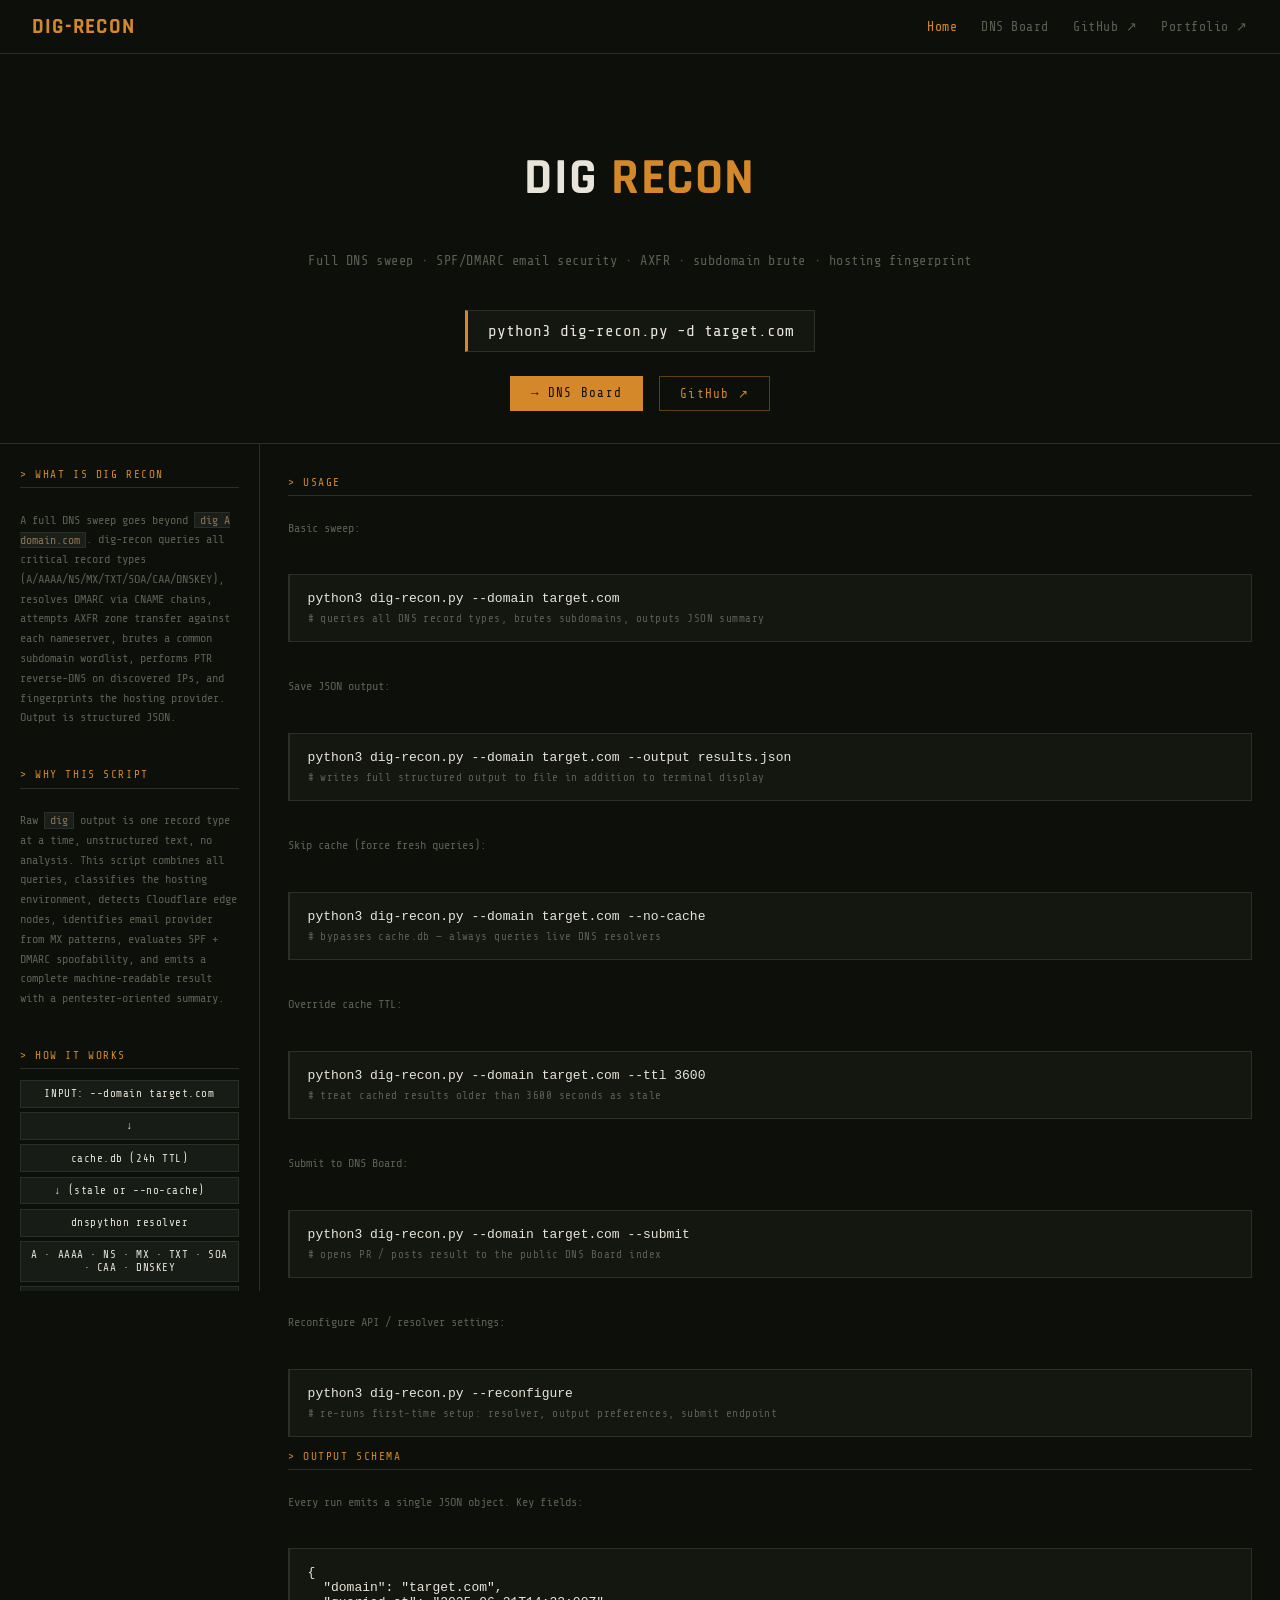
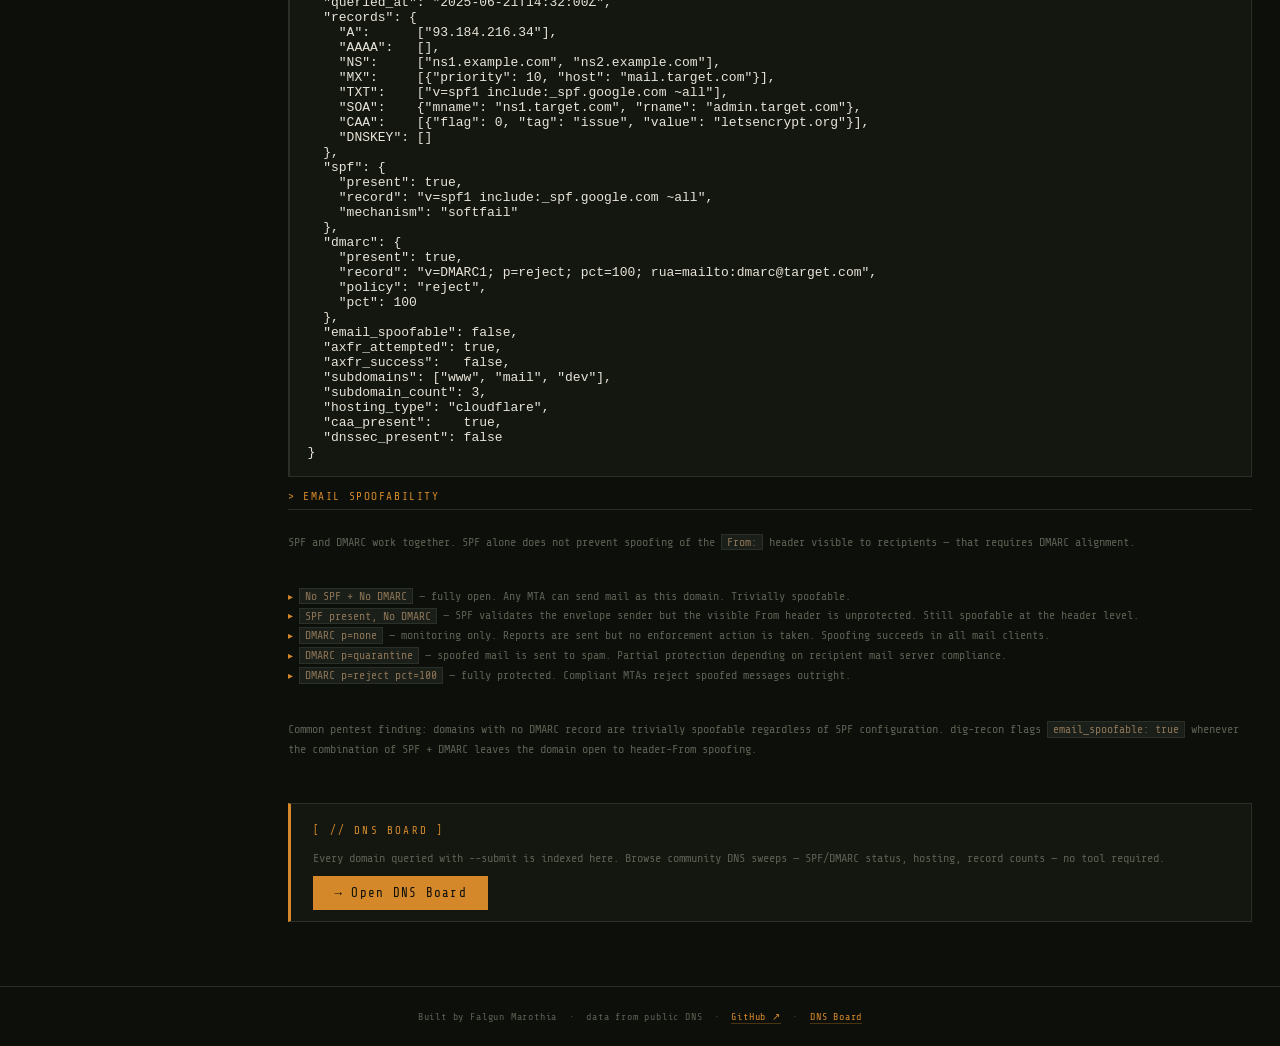
<file: web/index.html>
<!DOCTYPE html>
<html lang="en">
<head>
  <meta charset="UTF-8">
  <meta name="viewport" content="width=device-width, initial-scale=1.0">
  <title>dig-recon — Full DNS Sweep Tool</title>
  <link rel="preconnect" href="https://fonts.googleapis.com">
  <link rel="preconnect" href="https://fonts.gstatic.com" crossorigin>
  <link href="https://fonts.googleapis.com/css2?family=Share+Tech+Mono&family=Rajdhani:wght@400;600;700&display=swap" rel="stylesheet">
  <link rel="stylesheet" href="assets/css/style.css">
</head>
<body>

<nav>
  <a class="nav-brand" href="index.html">DIG-RECON</a>
  <div class="nav-links">
    <a href="index.html" class="nav-active">Home</a>
    <a href="dns-board.html">DNS Board</a>
    <a href="https://github.com/fmfalgun/dig-recon" target="_blank" rel="noopener noreferrer">GitHub ↗</a>
    <a href="https://fmfalgun.github.io" target="_blank" rel="noopener noreferrer">Portfolio ↗</a>
  </div>
</nav>

<section class="hero">
  <h1>DIG <span>RECON</span></h1>
  <p class="hero-tagline">Full DNS sweep · SPF/DMARC email security · AXFR · subdomain brute · hosting fingerprint</p>
  <div class="install-block">python3 dig-recon.py -d target.com</div>
  <div class="hero-cta-row">
    <a class="cta-btn" href="dns-board.html">→ DNS Board</a>
    <a class="cta-ghost" href="https://github.com/fmfalgun/dig-recon" target="_blank" rel="noopener noreferrer">GitHub ↗</a>
  </div>
</section>

<div class="layout">

  <aside class="info-panel">

    <div class="panel-block">
      <div class="panel-heading">&gt; WHAT IS DIG RECON</div>
      <p class="panel-text">A full DNS sweep goes beyond <span class="inline-code">dig A domain.com</span>. dig-recon queries all critical record types (A/AAAA/NS/MX/TXT/SOA/CAA/DNSKEY), resolves DMARC via CNAME chains, attempts AXFR zone transfer against each nameserver, brutes a common subdomain wordlist, performs PTR reverse-DNS on discovered IPs, and fingerprints the hosting provider. Output is structured JSON.</p>
    </div>

    <div class="panel-block">
      <div class="panel-heading">&gt; WHY THIS SCRIPT</div>
      <p class="panel-text">Raw <span class="inline-code">dig</span> output is one record type at a time, unstructured text, no analysis. This script combines all queries, classifies the hosting environment, detects Cloudflare edge nodes, identifies email provider from MX patterns, evaluates SPF + DMARC spoofability, and emits a complete machine-readable result with a pentester-oriented summary.</p>
    </div>

    <div class="panel-block">
      <div class="panel-heading">&gt; HOW IT WORKS</div>
      <div class="arch-diagram">
        <div class="arch-box">INPUT: --domain target.com</div>
        <div class="arch-box">&#8595;</div>
        <div class="arch-box">cache.db (24h TTL)</div>
        <div class="arch-box">&#8595; (stale or --no-cache)</div>
        <div class="arch-box">dnspython resolver</div>
        <div class="arch-box">A · AAAA · NS · MX · TXT · SOA · CAA · DNSKEY</div>
        <div class="arch-box">_dmarc TXT (CNAME chain)</div>
        <div class="arch-box">AXFR attempts vs. each NS</div>
        <div class="arch-box">&#8595;</div>
        <div class="arch-box">PTR lookups · hosting fingerprint</div>
        <div class="arch-box">Subdomain brute (common wordlist)</div>
        <div class="arch-box">SPF + DMARC analysis</div>
        <div class="arch-box">&#8595;</div>
        <div class="arch-box">JSON output + terminal summary</div>
      </div>
    </div>

  </aside>

  <main class="home-main">

    <div class="panel-block">
      <div class="panel-heading">&gt; USAGE</div>

      <p class="panel-text">Basic sweep:</p>
      <pre class="code-block">python3 dig-recon.py --domain target.com
<span class="code-comment"># queries all DNS record types, brutes subdomains, outputs JSON summary</span></pre>

      <p class="panel-text">Save JSON output:</p>
      <pre class="code-block">python3 dig-recon.py --domain target.com --output results.json
<span class="code-comment"># writes full structured output to file in addition to terminal display</span></pre>

      <p class="panel-text">Skip cache (force fresh queries):</p>
      <pre class="code-block">python3 dig-recon.py --domain target.com --no-cache
<span class="code-comment"># bypasses cache.db — always queries live DNS resolvers</span></pre>

      <p class="panel-text">Override cache TTL:</p>
      <pre class="code-block">python3 dig-recon.py --domain target.com --ttl 3600
<span class="code-comment"># treat cached results older than 3600 seconds as stale</span></pre>

      <p class="panel-text">Submit to DNS Board:</p>
      <pre class="code-block">python3 dig-recon.py --domain target.com --submit
<span class="code-comment"># opens PR / posts result to the public DNS Board index</span></pre>

      <p class="panel-text">Reconfigure API / resolver settings:</p>
      <pre class="code-block">python3 dig-recon.py --reconfigure
<span class="code-comment"># re-runs first-time setup: resolver, output preferences, submit endpoint</span></pre>
    </div>

    <div class="panel-block">
      <div class="panel-heading">&gt; OUTPUT SCHEMA</div>
      <p class="panel-text">Every run emits a single JSON object. Key fields:</p>
      <pre class="code-block">{
  "domain": "target.com",
  "queried_at": "2025-06-21T14:32:00Z",
  "records": {
    "A":      ["93.184.216.34"],
    "AAAA":   [],
    "NS":     ["ns1.example.com", "ns2.example.com"],
    "MX":     [{"priority": 10, "host": "mail.target.com"}],
    "TXT":    ["v=spf1 include:_spf.google.com ~all"],
    "SOA":    {"mname": "ns1.target.com", "rname": "admin.target.com"},
    "CAA":    [{"flag": 0, "tag": "issue", "value": "letsencrypt.org"}],
    "DNSKEY": []
  },
  "spf": {
    "present": true,
    "record": "v=spf1 include:_spf.google.com ~all",
    "mechanism": "softfail"
  },
  "dmarc": {
    "present": true,
    "record": "v=DMARC1; p=reject; pct=100; rua=mailto:dmarc@target.com",
    "policy": "reject",
    "pct": 100
  },
  "email_spoofable": false,
  "axfr_attempted": true,
  "axfr_success":   false,
  "subdomains": ["www", "mail", "dev"],
  "subdomain_count": 3,
  "hosting_type": "cloudflare",
  "caa_present":    true,
  "dnssec_present": false
}</pre>
    </div>

    <div class="panel-block">
      <div class="panel-heading">&gt; EMAIL SPOOFABILITY</div>
      <p class="panel-text">SPF and DMARC work together. SPF alone does not prevent spoofing of the <span class="inline-code">From:</span> header visible to recipients — that requires DMARC alignment.</p>
      <ul class="panel-list">
        <li><span class="inline-code">No SPF + No DMARC</span> — fully open. Any MTA can send mail as this domain. Trivially spoofable.</li>
        <li><span class="inline-code">SPF present, No DMARC</span> — SPF validates the envelope sender but the visible From header is unprotected. Still spoofable at the header level.</li>
        <li><span class="inline-code">DMARC p=none</span> — monitoring only. Reports are sent but no enforcement action is taken. Spoofing succeeds in all mail clients.</li>
        <li><span class="inline-code">DMARC p=quarantine</span> — spoofed mail is sent to spam. Partial protection depending on recipient mail server compliance.</li>
        <li><span class="inline-code">DMARC p=reject pct=100</span> — fully protected. Compliant MTAs reject spoofed messages outright.</li>
      </ul>
      <p class="panel-text">Common pentest finding: domains with no DMARC record are trivially spoofable regardless of SPF configuration. dig-recon flags <span class="inline-code">email_spoofable: true</span> whenever the combination of SPF + DMARC leaves the domain open to header-From spoofing.</p>
    </div>

    <div class="hof-cta-card">
      <div class="hof-cta-label">[ // DNS BOARD ]</div>
      <p class="hof-cta-desc">Every domain queried with --submit is indexed here. Browse community DNS sweeps — SPF/DMARC status, hosting, record counts — no tool required.</p>
      <a class="cta-btn" href="dns-board.html">→ Open DNS Board</a>
    </div>

  </main>

</div>

<footer class="site-footer">
  Built by Falgun Marothia &nbsp;·&nbsp; data from public DNS &nbsp;·&nbsp;
  <a href="https://github.com/fmfalgun/dig-recon" target="_blank" rel="noopener noreferrer">GitHub ↗</a>
  &nbsp;·&nbsp;
  <a href="dns-board.html">DNS Board</a>
</footer>

</body>
</html>
</file>
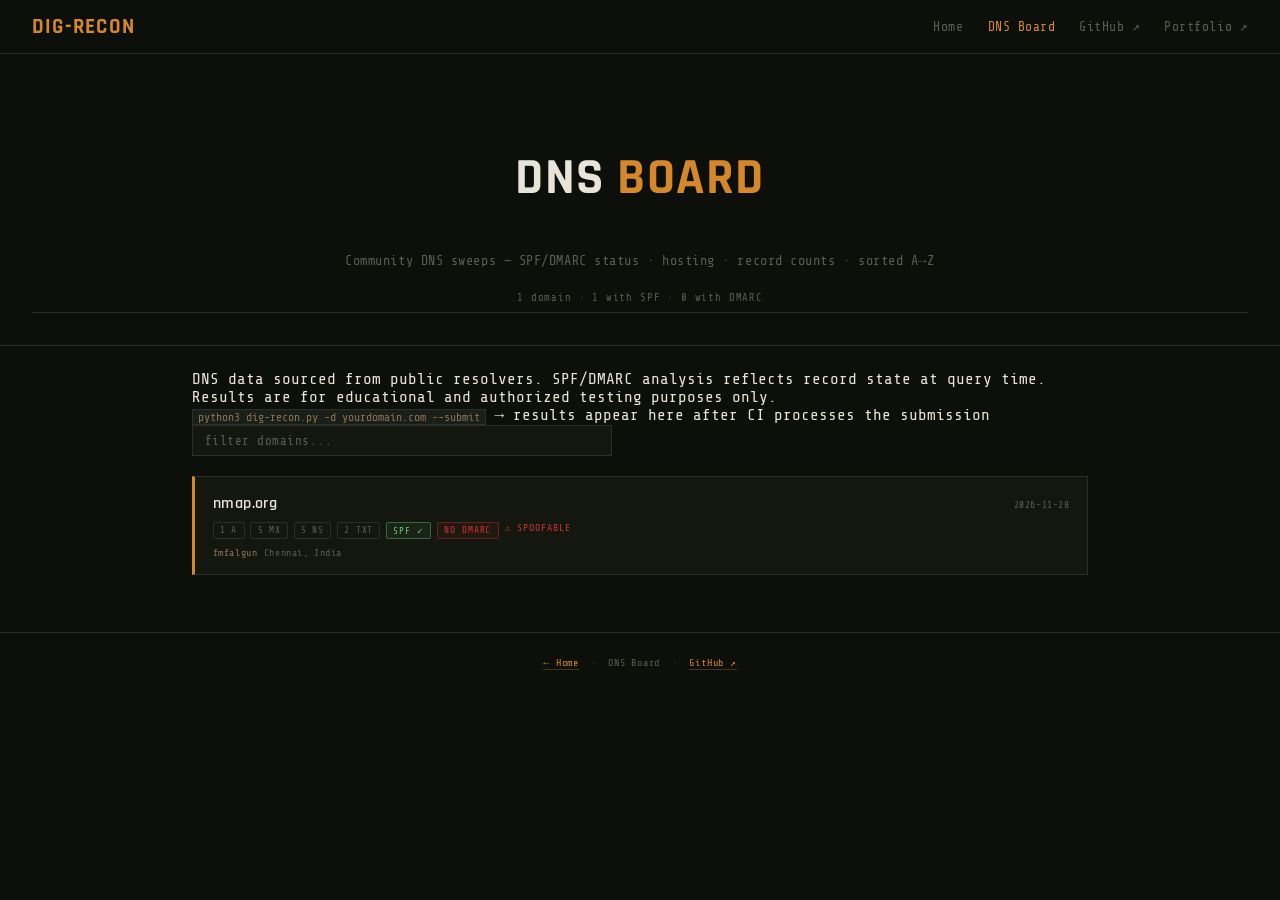
<file: web/dns-board.html>
<!DOCTYPE html>
<html lang="en">
<head>
  <meta charset="UTF-8">
  <meta name="viewport" content="width=device-width, initial-scale=1.0">
  <title>DNS Board — dig-recon</title>
  <link rel="preconnect" href="https://fonts.googleapis.com">
  <link rel="preconnect" href="https://fonts.gstatic.com" crossorigin>
  <link href="https://fonts.googleapis.com/css2?family=Share+Tech+Mono&family=Rajdhani:wght@400;600;700&display=swap" rel="stylesheet">
  <link rel="stylesheet" href="assets/css/style.css">
</head>
<body>

<nav>
  <a class="nav-brand" href="index.html">DIG-RECON</a>
  <div class="nav-links">
    <a href="index.html">Home</a>
    <a href="dns-board.html" class="nav-active">DNS Board</a>
    <a href="https://github.com/fmfalgun/dig-recon" target="_blank" rel="noopener noreferrer">GitHub ↗</a>
    <a href="https://fmfalgun.github.io" target="_blank" rel="noopener noreferrer">Portfolio ↗</a>
  </div>
</nav>

<section class="hero">
  <h1>DNS <span>BOARD</span></h1>
  <p class="hero-tagline">Community DNS sweeps — SPF/DMARC status · hosting · record counts · sorted A→Z</p>
  <div class="hof-subheader">
    <span id="db-stats">loading...</span>
  </div>
</section>

<main>

  <div id="db-disclaimer">
    DNS data sourced from public resolvers. SPF/DMARC analysis reflects record state at query time. Results are for educational and authorized testing purposes only.
  </div>

  <div id="db-howto">
    <code class="inline-code">python3 dig-recon.py -d yourdomain.com --submit</code>
    <span>→ results appear here after CI processes the submission</span>
  </div>

  <div id="search-row">
    <input type="text" id="search-input" placeholder="filter domains..." autocomplete="off" spellcheck="false">
  </div>

  <div id="domain-list">
    <p class="empty">Loading...</p>
  </div>

</main>

<footer class="site-footer">
  <a href="index.html">← Home</a>
  &nbsp;·&nbsp; DNS Board &nbsp;·&nbsp;
  <a href="https://github.com/fmfalgun/dig-recon" target="_blank" rel="noopener noreferrer">GitHub ↗</a>
</footer>

<script src="assets/js/dns-board.js"></script>

</body>
</html>
</file>
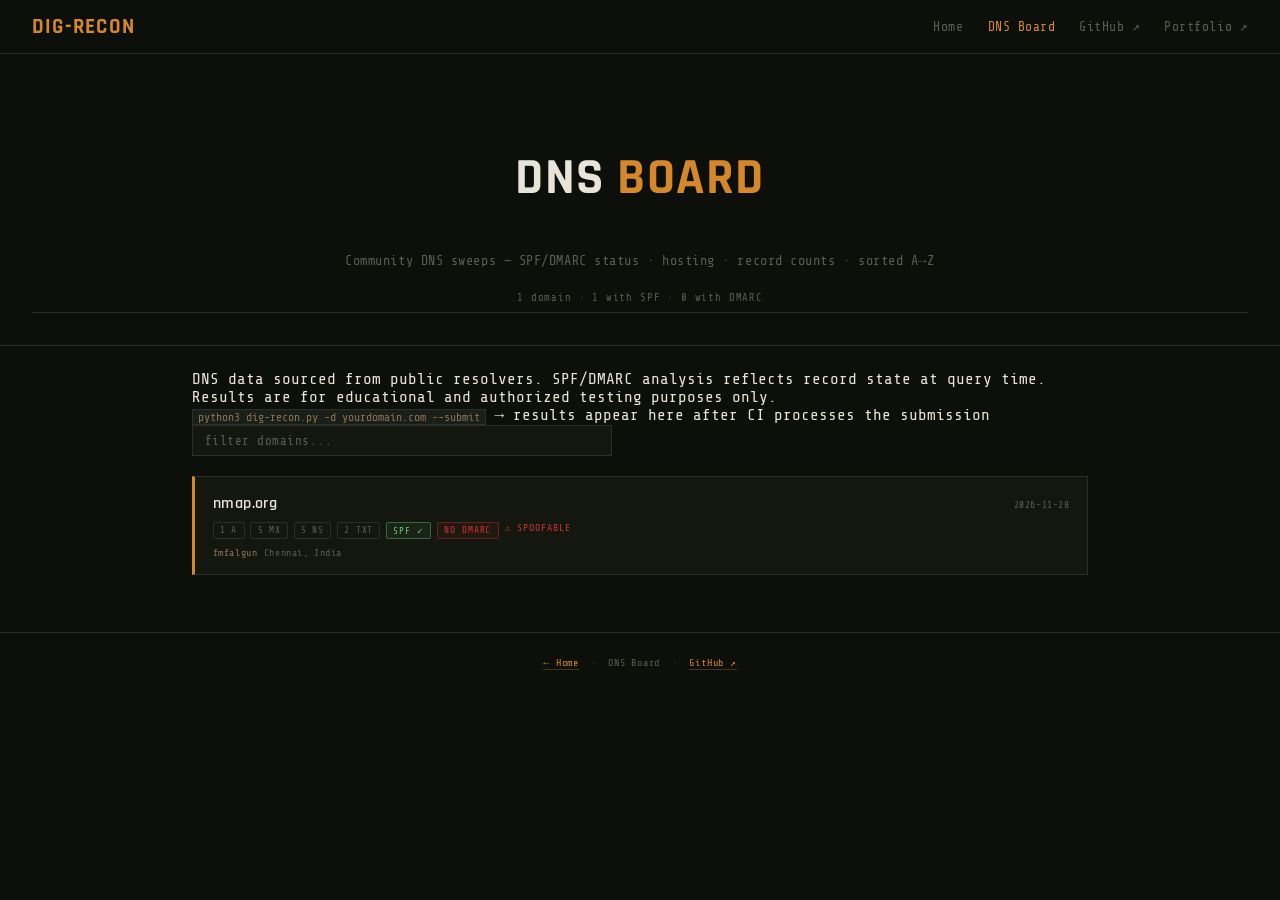
<file: web/domain.html>
<!DOCTYPE html>
<html lang="en">
<head>
  <meta charset="UTF-8">
  <meta name="viewport" content="width=device-width, initial-scale=1.0">
  <title>Domain Detail — dig-recon</title>
  <link rel="preconnect" href="https://fonts.googleapis.com">
  <link rel="preconnect" href="https://fonts.gstatic.com" crossorigin>
  <link href="https://fonts.googleapis.com/css2?family=Share+Tech+Mono&family=Rajdhani:wght@400;600;700&display=swap" rel="stylesheet">
  <link rel="stylesheet" href="assets/css/style.css">
</head>
<body>

<nav>
  <a class="nav-brand" href="index.html">DIG-RECON</a>
  <div class="nav-links">
    <a href="index.html">Home</a>
    <a href="dns-board.html">DNS Board</a>
    <a href="https://github.com/fmfalgun/dig-recon" target="_blank" rel="noopener noreferrer">GitHub ↗</a>
    <a href="https://fmfalgun.github.io" target="_blank" rel="noopener noreferrer">Portfolio ↗</a>
  </div>
</nav>

<div class="domain-header">
  <span class="domain-name-display" id="domain-name-display">—</span>
  <span class="domain-contributor" id="contributor-meta"></span>
</div>

<section id="stats-row" class="stats-row">
  <div class="stat-badge">
    <span class="stat-value" id="val-a-count">—</span>
    <span class="stat-label">A Records</span>
  </div>
  <div class="stat-badge">
    <span class="stat-value" id="val-mx-count">—</span>
    <span class="stat-label">MX Records</span>
  </div>
  <div class="stat-badge">
    <span class="stat-value" id="val-subdomain-count">—</span>
    <span class="stat-label">Subdomains</span>
  </div>
  <div class="stat-badge">
    <span class="stat-value" id="val-spoofable">—</span>
    <span class="stat-label">Spoofable</span>
  </div>
</section>

<main>

  <p id="queried-at-line">data as of <span id="queried-at">—</span></p>

  <div class="section" id="section-records">
    <h2 class="section-title">DNS Records</h2>
    <div id="records-grid"></div>
  </div>

  <div class="section" id="section-email">
    <h2 class="section-title">Email Security</h2>
    <div class="email-security-grid" id="email-grid"></div>
  </div>

  <div class="section" id="section-subdomains">
    <h2 class="section-title">Subdomains</h2>
    <div class="subdomain-list" id="subdomain-list"></div>
  </div>

  <div id="error-box" style="display:none"><span id="error-message"></span></div>

</main>

<footer class="site-footer">
  <a href="dns-board.html">← DNS Board</a>
  &nbsp;·&nbsp; dig-recon &nbsp;·&nbsp;
  <a href="https://github.com/fmfalgun/dig-recon" target="_blank" rel="noopener noreferrer">GitHub ↗</a>
</footer>

<script src="assets/js/domain.js"></script>

</body>
</html>
</file>
<file: web/assets/css/style.css>
/* whois-extracter — tactical dark (FM//SEC palette) */

:root {
  --black:  #0D0F0A;
  --card:   #131710;
  --border: #2A3028;
  --cream:  #E8E4D9;
  --dim:    #5A5F52;
  --amber:  #D4882A;
  --khaki:  #8B7355;
  --green:  #6FCA7A;
  --blue:   #7AA8CA;
  --red:    #CC3333;
  --font-mono: 'Share Tech Mono', 'Courier New', monospace;
  --font-display: 'Rajdhani', sans-serif;
}

* { box-sizing: border-box; }

body {
  background-color: var(--black);
  font-family: var(--font-mono);
  color: var(--cream);
  margin: 0;
}

/* ── Header ─────────────────────────────────────────────────────────── */

header {
  background-color: var(--card);
  padding: 14px 24px;
  border-bottom: 1px solid var(--border);
  display: flex;
  align-items: center;
  justify-content: space-between;
}

/* ── Outer layout (stats live outside <main>) ───────────────────────── */

#stats-row {
  max-width: 960px;
  margin: 2rem auto 0;
  padding: 0 2rem;
}

main {
  max-width: 960px;
  margin: 0 auto;
  padding: 1.5rem 2rem 3rem;
}

/* ── Stats row ──────────────────────────────────────────────────────── */

.stats-row {
  display: flex;
  gap: 1rem;
  flex-wrap: wrap;
  margin-bottom: 0;
}

.stat-badge {
  background-color: var(--card);
  border: 1px solid var(--border);
  border-top: 2px solid var(--amber);
  padding: .9rem 1.4rem;
  text-align: center;
  flex: 1;
  min-width: 120px;
}

.stat-value {
  font-family: var(--font-display);
  font-size: 2rem;
  font-weight: 700;
  color: var(--amber);
  display: block;
  letter-spacing: .04em;
}

.stat-label {
  font-family: var(--font-mono);
  font-size: .6rem;
  letter-spacing: .15em;
  text-transform: uppercase;
  color: var(--dim);
  display: block;
  margin-top: .25rem;
}

/* ── Queried-at metadata line ───────────────────────────────────────── */

#queried-at-line {
  font-size: .62rem;
  letter-spacing: .08em;
  color: var(--dim);
  margin: 1.25rem 0 2rem;
}

#queried-at-line span { color: var(--khaki); }

/* ── Sections ───────────────────────────────────────────────────────── */

.section {
  margin-bottom: 2.5rem;
}

.section-title {
  font-family: var(--font-mono);
  font-size: .68rem;
  font-weight: normal;
  letter-spacing: .2em;
  color: var(--khaki);
  margin-bottom: .8rem;
  padding-bottom: .5rem;
  border-bottom: 1px solid var(--border);
  text-transform: uppercase;
}

.section-title.direct   { color: var(--green); }
.section-title.wildcard { color: var(--blue); }
.section-title.leak     { color: var(--red); }

.section-note {
  font-size: .63rem;
  letter-spacing: .06em;
  color: var(--dim);
  margin-bottom: .8rem;
  font-style: italic;
}

.section-tooltip {
  cursor: help;
  opacity: .55;
  font-style: normal;
}

/* ── Entry list ─────────────────────────────────────────────────────── */

.entry-list {
  border-left: 2px solid var(--border);
  padding-left: 1rem;
}

.entry {
  display: flex;
  align-items: center;
  gap: 12px;
  padding: .5rem 0;
  border-bottom: 1px solid rgba(42,48,40,.5);
}

.entry:last-child { border-bottom: none; }

.entry-name {
  flex: 1;
  color: var(--cream);
  font-size: .82rem;
  letter-spacing: .02em;
}

.entry-issuer {
  color: var(--dim);
  font-size: .7rem;
  min-width: 140px;
}

.entry-dates {
  color: var(--dim);
  font-size: .67rem;
  min-width: 180px;
}

.entry-link {
  font-size: .63rem;
  letter-spacing: .08em;
  color: var(--amber);
  text-decoration: none;
  border-bottom: 1px solid rgba(212,136,42,.35);
  padding-bottom: 1px;
  transition: border-color .2s;
}

.entry-link:hover { border-color: var(--amber); }

.empty {
  color: var(--dim);
  font-size: .75rem;
  font-style: italic;
}

/* ── Error box ──────────────────────────────────────────────────────── */

#error-box {
  display: none;
  border: 1px solid var(--red);
  border-left: 3px solid var(--red);
  background: rgba(204,51,51,.06);
  color: var(--red);
  font-size: .75rem;
  padding: .75rem 1rem;
  margin: 1.5rem 2rem;
}

/* ── Footer ─────────────────────────────────────────────────────────── */

footer {
  font-family: var(--font-mono);
  font-size: .63rem;
  letter-spacing: .08em;
  color: var(--dim);
  text-align: center;
  padding: 1.5rem 2rem;
  border-top: 1px solid var(--border);
}

.footer-sep { margin: 0 .5rem; opacity: .4; }

footer a {
  color: var(--amber);
  text-decoration: none;
  border-bottom: 1px solid rgba(212,136,42,.3);
  padding-bottom: 1px;
  transition: border-color .2s;
}

footer a:hover { border-color: var(--amber); }

/* ── Nav (consistent across all pages — matches portfolio) ──────────── */

nav {
  display: flex;
  align-items: center;
  justify-content: space-between;
  padding: .85rem 2rem;
  border-bottom: 1px solid var(--border);
  background: var(--black);
  position: sticky;
  top: 0;
  z-index: 100;
}

.nav-brand {
  font-family: var(--font-display);
  font-size: 1.3rem;
  font-weight: 700;
  color: var(--amber);
  letter-spacing: .06em;
  text-decoration: none;
}

.nav-links { display: flex; gap: 1.5rem; }

.nav-links a {
  color: var(--dim);
  text-decoration: none;
  font-family: var(--font-mono);
  font-size: .82rem;
  letter-spacing: .04em;
  transition: color .2s;
}

.nav-links a:hover { color: var(--amber); }
.nav-active { color: var(--amber) !important; pointer-events: none; }

/* ── Hero (home page) ───────────────────────────────────────────────── */

.hero {
  padding: 3rem 2rem 2rem;
  text-align: center;
  border-bottom: 1px solid var(--border);
}

.hero h1 {
  font-family: var(--font-display);
  font-size: clamp(2rem, 5vw, 3.2rem);
  font-weight: 700;
  color: var(--cream);
  letter-spacing: .03em;
}

.hero h1 span { color: var(--amber); }

.hero > p {
  color: var(--dim);
  font-family: var(--font-mono);
  font-size: .85rem;
  margin-top: .6rem;
  letter-spacing: .04em;
}

.install-block {
  margin: 1.75rem auto 0;
  display: inline-block;
  background: var(--card);
  border: 1px solid var(--border);
  border-left: 3px solid var(--amber);
  padding: .7rem 1.25rem;
}

.install-cmd {
  font-family: var(--font-mono);
  font-size: .9rem;
  color: var(--green);
  letter-spacing: .04em;
}

.hero-cta-row {
  display: flex;
  justify-content: center;
  gap: 1rem;
  margin-top: 1.5rem;
  flex-wrap: wrap;
}

.cta-btn {
  font-family: var(--font-mono);
  font-size: .78rem;
  letter-spacing: .1em;
  color: var(--black);
  background: var(--amber);
  padding: .55rem 1.25rem;
  text-decoration: none;
  border: 1px solid var(--amber);
  transition: opacity .2s;
}
.cta-btn:hover { opacity: .85; color: var(--black); }

.cta-ghost {
  font-family: var(--font-mono);
  font-size: .78rem;
  letter-spacing: .1em;
  color: var(--amber);
  border: 1px solid rgba(212,136,42,.4);
  padding: .55rem 1.25rem;
  text-decoration: none;
  transition: border-color .2s;
}
.cta-ghost:hover { border-color: var(--amber); color: var(--amber); }

/* ── Two-column layout (home page) ─────────────────────────────────── */

.layout {
  display: grid;
  grid-template-columns: 260px 1fr;
  max-width: 1280px;
  margin: 0 auto;
  align-items: start;
}

.layout main {
  max-width: none;
  margin: 0;
  padding: 2rem 1.75rem 4rem;
  min-width: 0;
}

/* ── Info panel (sticky left sidebar) ──────────────────────────────── */

.info-panel {
  position: sticky;
  top: 53px;
  height: calc(100vh - 53px);
  overflow-y: auto;
  overflow-x: hidden;
  border-right: 1px solid var(--border);
  padding: 1.5rem 1.25rem;
  display: flex;
  flex-direction: column;
  gap: 1.75rem;
  scrollbar-width: thin;
  scrollbar-color: var(--border) transparent;
}
.info-panel::-webkit-scrollbar { width: 4px; }
.info-panel::-webkit-scrollbar-thumb { background: var(--border); }

.panel-block {
  display: flex;
  flex-direction: column;
  gap: .65rem;
}

.panel-heading {
  font-family: var(--font-mono);
  font-size: .7rem;
  color: var(--amber);
  letter-spacing: .14em;
  text-transform: uppercase;
  padding-bottom: .4rem;
  border-bottom: 1px solid var(--border);
}

.panel-text {
  font-family: var(--font-mono);
  font-size: .75rem;
  color: var(--dim);
  line-height: 1.65;
}

.panel-text .hl { color: var(--cream); }
.panel-text .inline-code,
.inline-code {
  font-family: var(--font-mono);
  font-size: .72rem;
  background: rgba(42,48,40,.5);
  color: var(--khaki);
  padding: .05rem .3rem;
  border: 1px solid var(--border);
}

.panel-list {
  font-family: var(--font-mono);
  font-size: .73rem;
  color: var(--dim);
  line-height: 1.7;
  list-style: none;
  padding: 0;
}

.panel-list li::before {
  content: '▸ ';
  color: var(--amber);
  font-size: .65rem;
}

/* ── Arch diagram ───────────────────────────────────────────────────── */

.arch-diagram {
  display: flex;
  flex-direction: column;
  align-items: center;
  gap: .28rem;
  font-family: var(--font-mono);
  font-size: .7rem;
}

.arch-box {
  width: 100%;
  background: rgba(42,48,40,.4);
  border: 1px solid var(--border);
  padding: .4rem .6rem;
  color: var(--cream);
  text-align: center;
  font-size: .68rem;
  letter-spacing: .05em;
  display: flex;
  flex-direction: column;
  gap: .1rem;
}

.arch-sub  { color: var(--dim); font-size: .6rem; }
.input-box  { border-color: var(--amber); color: var(--amber); }
.output-box { border-color: var(--blue);  color: var(--blue);  font-size: .62rem; }
.engine-box { border-color: var(--border); }
.arch-arrow { color: var(--dim); font-size: .8rem; line-height: 1; }

.arch-cache {
  width: 100%;
  border: 1px dashed var(--border);
  padding: .35rem .6rem;
  text-align: center;
}
.cache-label { color: var(--amber); font-size: .65rem; letter-spacing: .06em; }
.cache-sub   { color: var(--dim);   font-size: .58rem; margin-top: .1rem; line-height: 1.4; }

/* ── Code blocks (home page right panel) ───────────────────────────── */

.home-panel {
  margin-bottom: 2.5rem;
}

.code-block {
  background: var(--card);
  border: 1px solid var(--border);
  border-left: 2px solid var(--border);
  padding: 1rem 1.1rem;
  display: flex;
  flex-direction: column;
  gap: .4rem;
}

.code-comment {
  font-family: var(--font-mono);
  font-size: .68rem;
  color: var(--dim);
  letter-spacing: .04em;
  margin-top: .5rem;
}
.code-comment:first-child { margin-top: 0; }

.code-pre {
  font-family: var(--font-mono);
  font-size: .78rem;
  color: var(--green);
  letter-spacing: .03em;
  white-space: pre;
  overflow-x: auto;
  margin: 0;
}

.schema-note {
  margin-top: .75rem;
}

/* ── Colour helpers (used in text) ─────────────────────────────────── */

.direct-hl   { color: var(--green); }
.wildcard-hl { color: var(--blue); }
.leak-hl     { color: var(--red); }

/* ── Hall-of-fame CTA card (home page) ─────────────────────────────── */

.hof-cta-card {
  background: var(--card);
  border: 1px solid var(--border);
  border-left: 3px solid var(--amber);
  padding: 1.25rem 1.4rem;
  margin-top: 2rem;
}

.hof-cta-label {
  font-family: var(--font-mono);
  font-size: .68rem;
  letter-spacing: .2em;
  color: var(--amber);
  margin-bottom: .7rem;
}

.hof-cta-desc {
  font-family: var(--font-mono);
  font-size: .75rem;
  color: var(--dim);
  line-height: 1.6;
  margin-bottom: .9rem;
}

/* ── Sub-header (reused as .domain-header label bar) ───────────────── */

.hof-subheader {
  border-bottom: 1px solid var(--border);
  padding: .55rem 2rem;
  font-family: var(--font-mono);
  font-size: .65rem;
  letter-spacing: .08em;
  color: var(--dim);
}

/* ── Domain detail — header row below nav ───────────────────────────── */

.domain-header {
  max-width: 960px;
  margin: 0 auto;
  padding: .75rem 2rem;
  border-bottom: 1px solid var(--border);
  display: flex;
  align-items: baseline;
  gap: 1.5rem;
}

.domain-name-display {
  font-family: var(--font-display);
  font-size: 1.25rem;
  font-weight: 700;
  color: var(--cream);
  letter-spacing: .04em;
}

.domain-contributor {
  font-family: var(--font-mono);
  font-size: .65rem;
  letter-spacing: .08em;
  color: var(--khaki);
}

/* ── Site footer (home / hof / domain pages) ────────────────────────── */

.site-footer {
  font-family: var(--font-mono);
  font-size: .63rem;
  letter-spacing: .08em;
  color: var(--dim);
  text-align: center;
  padding: 1.5rem 2rem;
  border-top: 1px solid var(--border);
}

.site-footer a {
  color: var(--amber);
  text-decoration: none;
  border-bottom: 1px solid rgba(212,136,42,.3);
  padding-bottom: 1px;
  transition: border-color .2s;
}
.site-footer a:hover { border-color: var(--amber); }

/* ── Responsive — nav + layout ──────────────────────────────────────── */

@media (max-width: 900px) {
  .layout {
    grid-template-columns: 1fr;
  }

  .info-panel {
    position: static;
    height: auto;
    border-right: none;
    border-bottom: 1px solid var(--border);
  }

  .layout main { padding: 1.5rem 1.25rem 3rem; }
}

@media (max-width: 600px) {
  nav { padding: .75rem 1rem; }
  .nav-brand { font-size: 1.1rem; }
  .nav-links { gap: .9rem; }
  .nav-links a { font-size: .72rem; }
  .hero { padding: 2rem 1rem 1.5rem; }
  .hero-cta-row { flex-direction: column; align-items: center; }
  .hof-subheader { padding: .5rem 1rem; }
  .domain-header { padding: .6rem 1rem; }
}

/* ── Back link (domain detail page — legacy, nav replaces it) ────────── */

#back-link {
  font-family: var(--font-mono);
  font-size: .62rem;
  letter-spacing: .12em;
  color: var(--amber);
  text-decoration: none;
  border-bottom: 1px solid rgba(212,136,42,.3);
  padding-bottom: 1px;
  transition: border-color .2s;
  white-space: nowrap;
}
#back-link:hover { border-color: var(--amber); color: var(--amber); }

#contributor-meta {
  font-family: var(--font-mono);
  font-size: .62rem;
  letter-spacing: .08em;
  color: var(--khaki);
}

/* ── Global links ───────────────────────────────────────────────────── */

a { color: var(--amber); text-decoration: none; }
a:hover { color: var(--cream); }

/* ── Responsive ─────────────────────────────────────────────────────── */

@media (max-width: 600px) {
  #stats-row,
  main { padding-left: 1rem; padding-right: 1rem; }

  .stat-badge { min-width: calc(50% - .5rem); }

  .entry {
    flex-direction: column;
    align-items: flex-start;
    gap: .25rem;
  }

  .entry-issuer,
  .entry-dates { min-width: unset; }
}

/* ══════════════════════════════════════════════════════════════════════
   WHOIS-EXTRACTER SPECIFIC ADDITIONS
   ══════════════════════════════════════════════════════════════════════ */

/* ── Risk level colours ─────────────────────────────────────────────── */

.risk-HIGH   { color: var(--red); }
.risk-MEDIUM { color: var(--amber); }
.risk-LOW    { color: var(--blue); }
.risk-INFO   { color: var(--green); }

.risk-badge {
  font-family: var(--font-mono);
  font-size: .62rem;
  letter-spacing: .12em;
  padding: .15rem .45rem;
  border: 1px solid;
  border-radius: 2px;
  white-space: nowrap;
}
.risk-badge.risk-HIGH   { border-color: rgba(204,51,51,.4);   background: rgba(204,51,51,.08); }
.risk-badge.risk-MEDIUM { border-color: rgba(212,136,42,.4);  background: rgba(212,136,42,.08); }
.risk-badge.risk-LOW    { border-color: rgba(122,168,202,.4); background: rgba(122,168,202,.08); }
.risk-badge.risk-INFO   { border-color: rgba(111,202,122,.4); background: rgba(111,202,122,.08); }

/* ── Signal rows ────────────────────────────────────────────────────── */

.signal-row {
  display: flex;
  align-items: baseline;
  gap: .75rem;
  padding: .55rem 0;
  border-bottom: 1px solid rgba(42,48,40,.5);
  font-family: var(--font-mono);
  font-size: .78rem;
}
.signal-row:last-child { border-bottom: none; }

.signal-level {
  font-size: .6rem;
  letter-spacing: .12em;
  min-width: 64px;
  white-space: nowrap;
}

.signal-field {
  color: var(--khaki);
  font-size: .7rem;
  letter-spacing: .06em;
  min-width: 80px;
  white-space: nowrap;
}

.signal-detail {
  color: rgba(232,228,217,.7);
  font-size: .75rem;
  line-height: 1.5;
  flex: 1;
}

/* ── Infra key-value grid ───────────────────────────────────────────── */

.infra-grid {
  display: flex;
  flex-direction: column;
  gap: 0;
  border-left: 2px solid var(--border);
  padding-left: 1rem;
}

.infra-row {
  display: flex;
  gap: 1.5rem;
  align-items: baseline;
  padding: .4rem 0;
  border-bottom: 1px solid rgba(42,48,40,.4);
  font-family: var(--font-mono);
}
.infra-row:last-child { border-bottom: none; }

.infra-key {
  font-size: .62rem;
  letter-spacing: .1em;
  color: var(--dim);
  min-width: 120px;
  flex-shrink: 0;
  text-transform: uppercase;
}

.infra-val {
  font-size: .78rem;
  color: var(--cream);
  line-height: 1.4;
  word-break: break-all;
}

.infra-val.empty { color: var(--dim); font-style: italic; }

/* ── stat-value colour override when it holds a risk level ─────────── */

#val-risk-level.risk-HIGH   { color: var(--red); }
#val-risk-level.risk-MEDIUM { color: var(--amber); }
#val-risk-level.risk-LOW    { color: var(--blue); }
#val-risk-level.risk-INFO   { color: var(--green); }

/* ── Risk Board — Disclaimer ────────────────────────────────────────── */

#rb-disclaimer {
  background: rgba(212,136,42,.07);
  border: 1px solid rgba(212,136,42,.25);
  border-left: 3px solid var(--amber);
  padding: .75rem 1rem;
  font-size: .7rem;
  letter-spacing: .04em;
  color: rgba(232,228,217,.7);
  margin-bottom: 1.25rem;
  line-height: 1.6;
}
#rb-disclaimer .disclaimer-icon { color: var(--amber); margin-right: .4rem; }
#rb-disclaimer strong { color: var(--cream); }

/* ── Risk Board — How to add ────────────────────────────────────────── */

#rb-howto {
  display: flex;
  align-items: center;
  gap: 1rem;
  flex-wrap: wrap;
  margin-bottom: 1.5rem;
  padding: .6rem .9rem;
  background: var(--card);
  border: 1px solid var(--border);
  font-size: .68rem;
}

/* ── Risk Board — Stats subheader ───────────────────────────────────── */

#rb-stats {
  font-family: var(--font-mono);
  font-size: .65rem;
  letter-spacing: .08em;
  color: var(--dim);
}

/* ── Risk Board — Level section heading ─────────────────────────────── */

.rb-level-heading {
  font-family: var(--font-mono);
  font-size: .68rem;
  letter-spacing: .2em;
  text-transform: uppercase;
  padding: .5rem 0 .4rem;
  margin: 1.5rem 0 .75rem;
  border-bottom: 1px solid var(--border);
}
.rb-level-heading.risk-HIGH   { color: var(--red); }
.rb-level-heading.risk-MEDIUM { color: var(--amber); }
.rb-level-heading.risk-LOW    { color: var(--blue); }
.rb-level-heading.risk-INFO   { color: var(--green); }

/* ── Risk Board — Domain cards ──────────────────────────────────────── */

.domain-card {
  background: var(--card);
  border: 1px solid var(--border);
  border-left: 3px solid var(--amber);
  padding: 1rem 1.1rem;
  cursor: pointer;
  transition: border-left-color .2s, background .2s;
  margin-bottom: .6rem;
}
.domain-card:hover { background: #161A12; border-left-color: var(--cream); }

.card-header-row {
  display: flex;
  justify-content: space-between;
  align-items: baseline;
  margin-bottom: .5rem;
}
.card-domain {
  font-family: var(--font-display);
  font-size: 1rem;
  font-weight: 600;
  color: var(--cream);
  letter-spacing: .03em;
  word-break: break-all;
}
.card-date {
  font-family: var(--font-mono);
  font-size: .6rem;
  letter-spacing: .06em;
  color: var(--dim);
  white-space: nowrap;
  margin-left: .5rem;
}
.card-stats {
  display: flex;
  flex-wrap: wrap;
  gap: .35rem;
  margin-bottom: .5rem;
}
.card-stat {
  font-family: var(--font-mono);
  font-size: .58rem;
  letter-spacing: .08em;
  color: var(--dim);
  border: 1px solid var(--border);
  padding: .15rem .4rem;
  border-radius: 2px;
}

/* risk chip on card — coloured border matching risk level */
.risk-chip.risk-HIGH   { color: var(--red);   border-color: rgba(204,51,51,.4); }
.risk-chip.risk-MEDIUM { color: var(--amber);  border-color: rgba(212,136,42,.4); }
.risk-chip.risk-LOW    { color: var(--blue);   border-color: rgba(122,168,202,.4); }
.risk-chip.risk-INFO   { color: var(--green);  border-color: rgba(111,202,122,.4); }

.card-contributor {
  font-family: var(--font-mono);
  font-size: .62rem;
  letter-spacing: .06em;
  color: var(--dim);
}
.card-name { color: var(--khaki); margin-right: .4rem; }

/* ── Risk Board — Responsive ────────────────────────────────────────── */

@media (max-width: 600px) {
  #rb-howto { flex-direction: column; align-items: flex-start; gap: .5rem; }
  #search-input { max-width: 100%; }
}

/* ══ DIG-RECON SPECIFIC ADDITIONS ══ */

/* ── SPF/DMARC status badges ────────────────────────────────────────── */

.spf-badge, .dmarc-badge {
  font-family: var(--font-mono);
  font-size: .58rem;
  letter-spacing: .1em;
  padding: .12rem .4rem;
  border: 1px solid;
  border-radius: 2px;
  white-space: nowrap;
  text-transform: uppercase;
}
.badge-ok      { color: var(--green); border-color: rgba(111,202,122,.4); background: rgba(111,202,122,.07); }
.badge-warn    { color: var(--amber); border-color: rgba(212,136,42,.4);  background: rgba(212,136,42,.07); }
.badge-fail    { color: var(--red);   border-color: rgba(204,51,51,.4);   background: rgba(204,51,51,.07); }
.badge-info    { color: var(--dim);   border-color: rgba(90,95,82,.4);    background: transparent; }

/* ── Spoofable indicator on card ────────────────────────────────────── */

.spoofable-yes { color: var(--red);   font-size: .62rem; letter-spacing: .1em; }
.spoofable-no  { color: var(--green); font-size: .62rem; letter-spacing: .1em; }

/* ── Record sections on domain detail page ──────────────────────────── */

.record-section {
  margin-bottom: 1.5rem;
}
.record-title {
  font-family: var(--font-mono);
  font-size: .62rem;
  letter-spacing: .15em;
  color: var(--khaki);
  text-transform: uppercase;
  margin-bottom: .4rem;
  padding-bottom: .3rem;
  border-bottom: 1px solid var(--border);
}
.record-list {
  border-left: 2px solid var(--border);
  padding-left: .85rem;
}
.record-item {
  display: flex;
  align-items: baseline;
  gap: .75rem;
  padding: .35rem 0;
  border-bottom: 1px solid rgba(42,48,40,.4);
  font-family: var(--font-mono);
}
.record-item:last-child { border-bottom: none; }
.record-value {
  font-size: .78rem;
  color: var(--cream);
  word-break: break-all;
  flex: 1;
}
.record-meta {
  font-size: .62rem;
  color: var(--dim);
  white-space: nowrap;
}

/* ── Email security grid ────────────────────────────────────────────── */

.email-security-grid {
  display: flex;
  flex-direction: column;
  gap: 0;
  border-left: 2px solid var(--border);
  padding-left: 1rem;
}
.es-row {
  display: flex;
  gap: 1.5rem;
  align-items: baseline;
  padding: .4rem 0;
  border-bottom: 1px solid rgba(42,48,40,.4);
  font-family: var(--font-mono);
}
.es-row:last-child { border-bottom: none; }
.es-key {
  font-size: .62rem;
  letter-spacing: .1em;
  color: var(--dim);
  min-width: 120px;
  flex-shrink: 0;
  text-transform: uppercase;
}
.es-val {
  font-size: .78rem;
  color: var(--cream);
  line-height: 1.4;
  word-break: break-all;
  flex: 1;
}
.es-val.spoof-yes { color: var(--red); }
.es-val.spoof-no  { color: var(--green); }

/* ── Subdomain list ─────────────────────────────────────────────────── */

.subdomain-list {
  border-left: 2px solid var(--border);
  padding-left: 1rem;
}
.subdomain-item {
  display: flex;
  align-items: baseline;
  gap: 1rem;
  padding: .4rem 0;
  border-bottom: 1px solid rgba(42,48,40,.4);
  font-family: var(--font-mono);
}
.subdomain-item:last-child { border-bottom: none; }
.sub-fqdn {
  font-size: .78rem;
  color: var(--green);
  flex: 1;
  word-break: break-all;
}
.sub-meta {
  font-size: .62rem;
  color: var(--dim);
  white-space: nowrap;
}

/* ── DNS Board search ───────────────────────────────────────────────── */

#search-row { margin-bottom: 1.25rem; }
#search-input {
  width: 100%; max-width: 420px;
  background: var(--card); border: 1px solid var(--border);
  color: var(--cream); font-family: var(--font-mono);
  font-size: .78rem; padding: .45rem .75rem;
  outline: none; letter-spacing: .04em; transition: border-color .2s;
}
#search-input:focus { border-color: var(--amber); }
#search-input::placeholder { color: var(--dim); }
</file>
